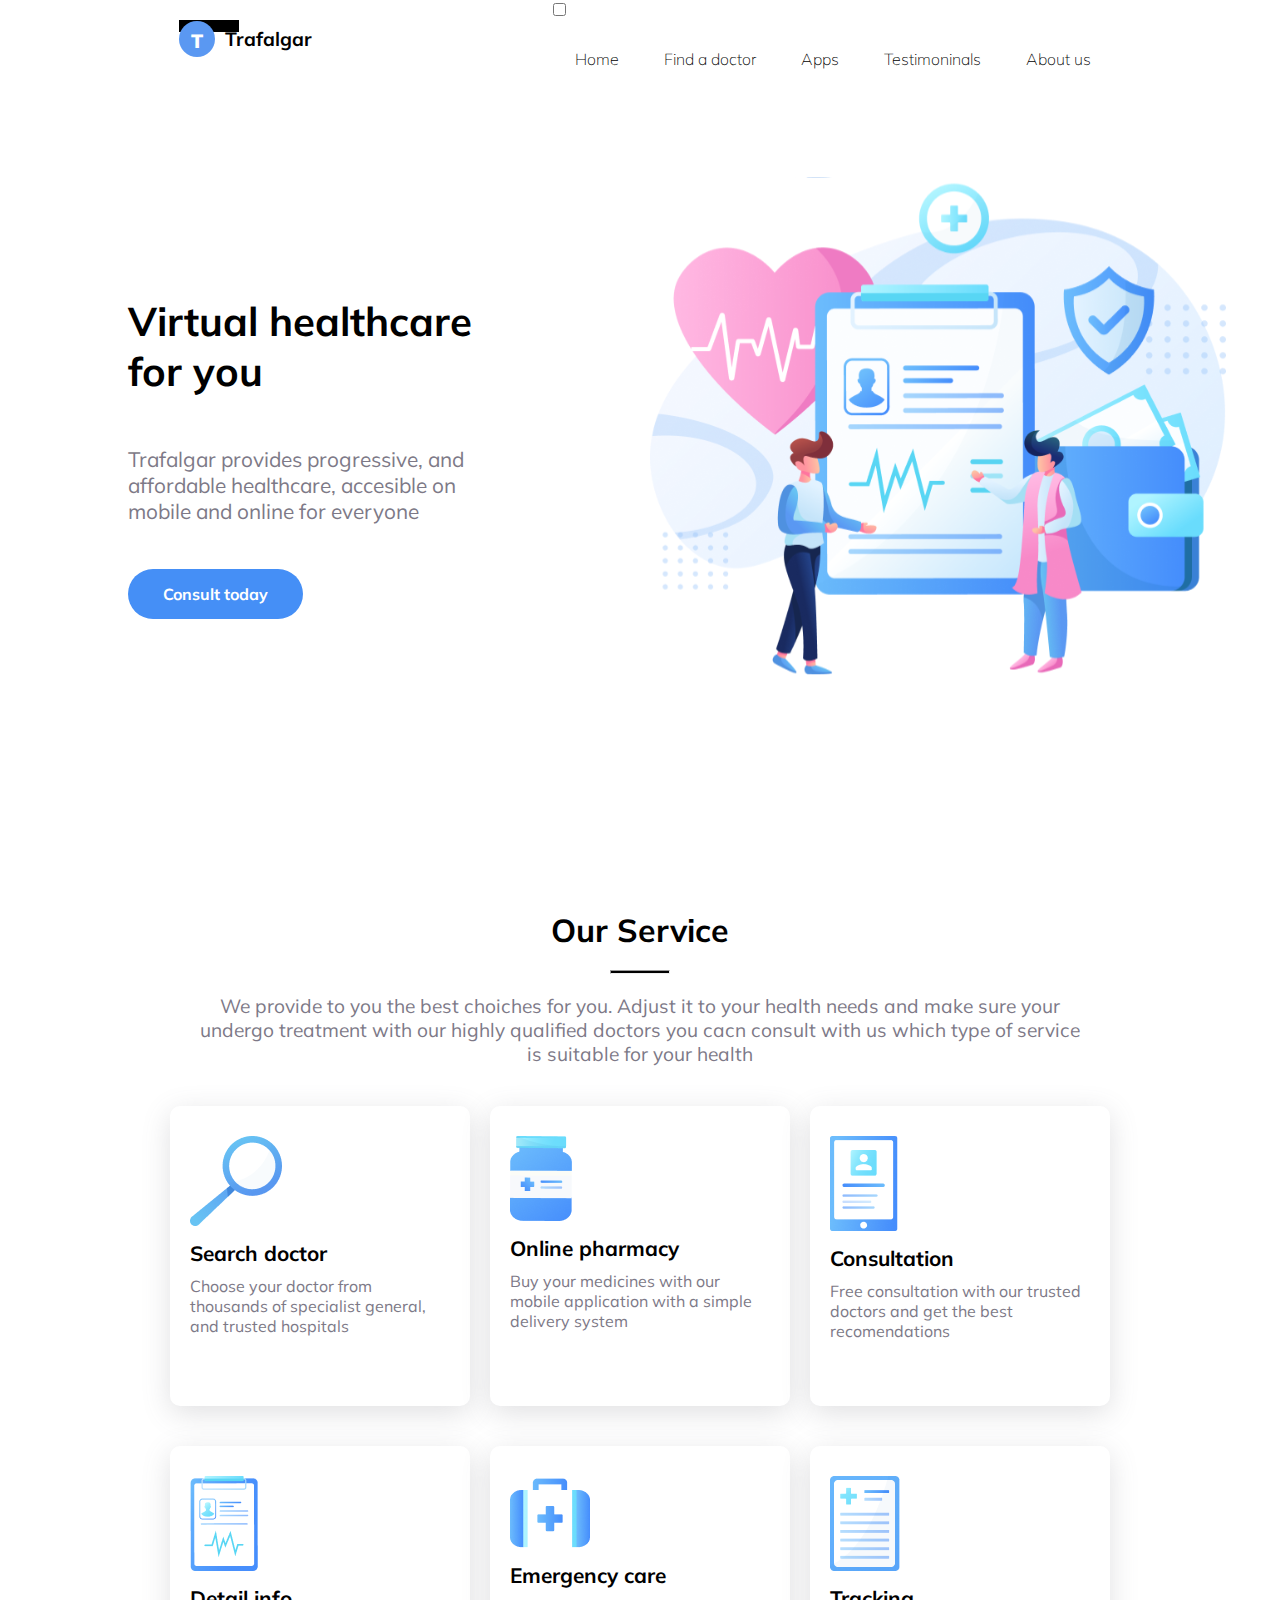
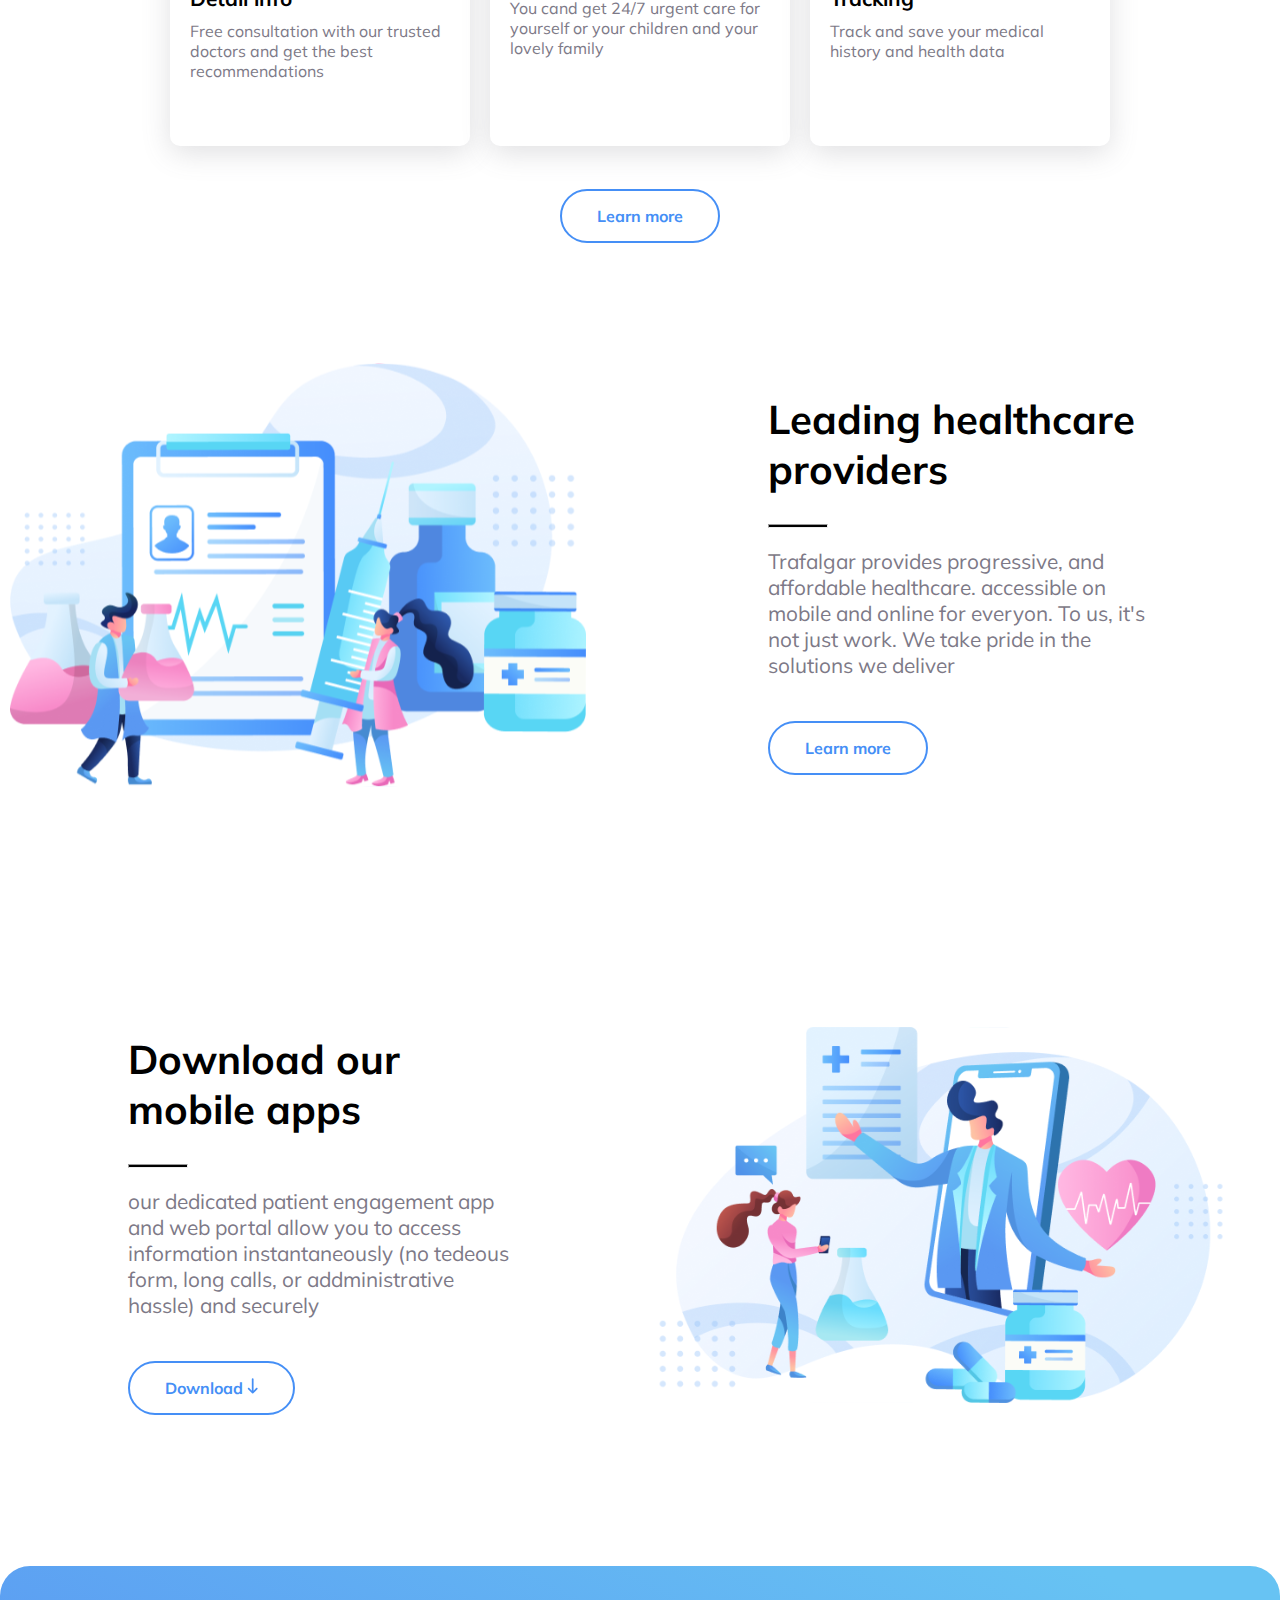
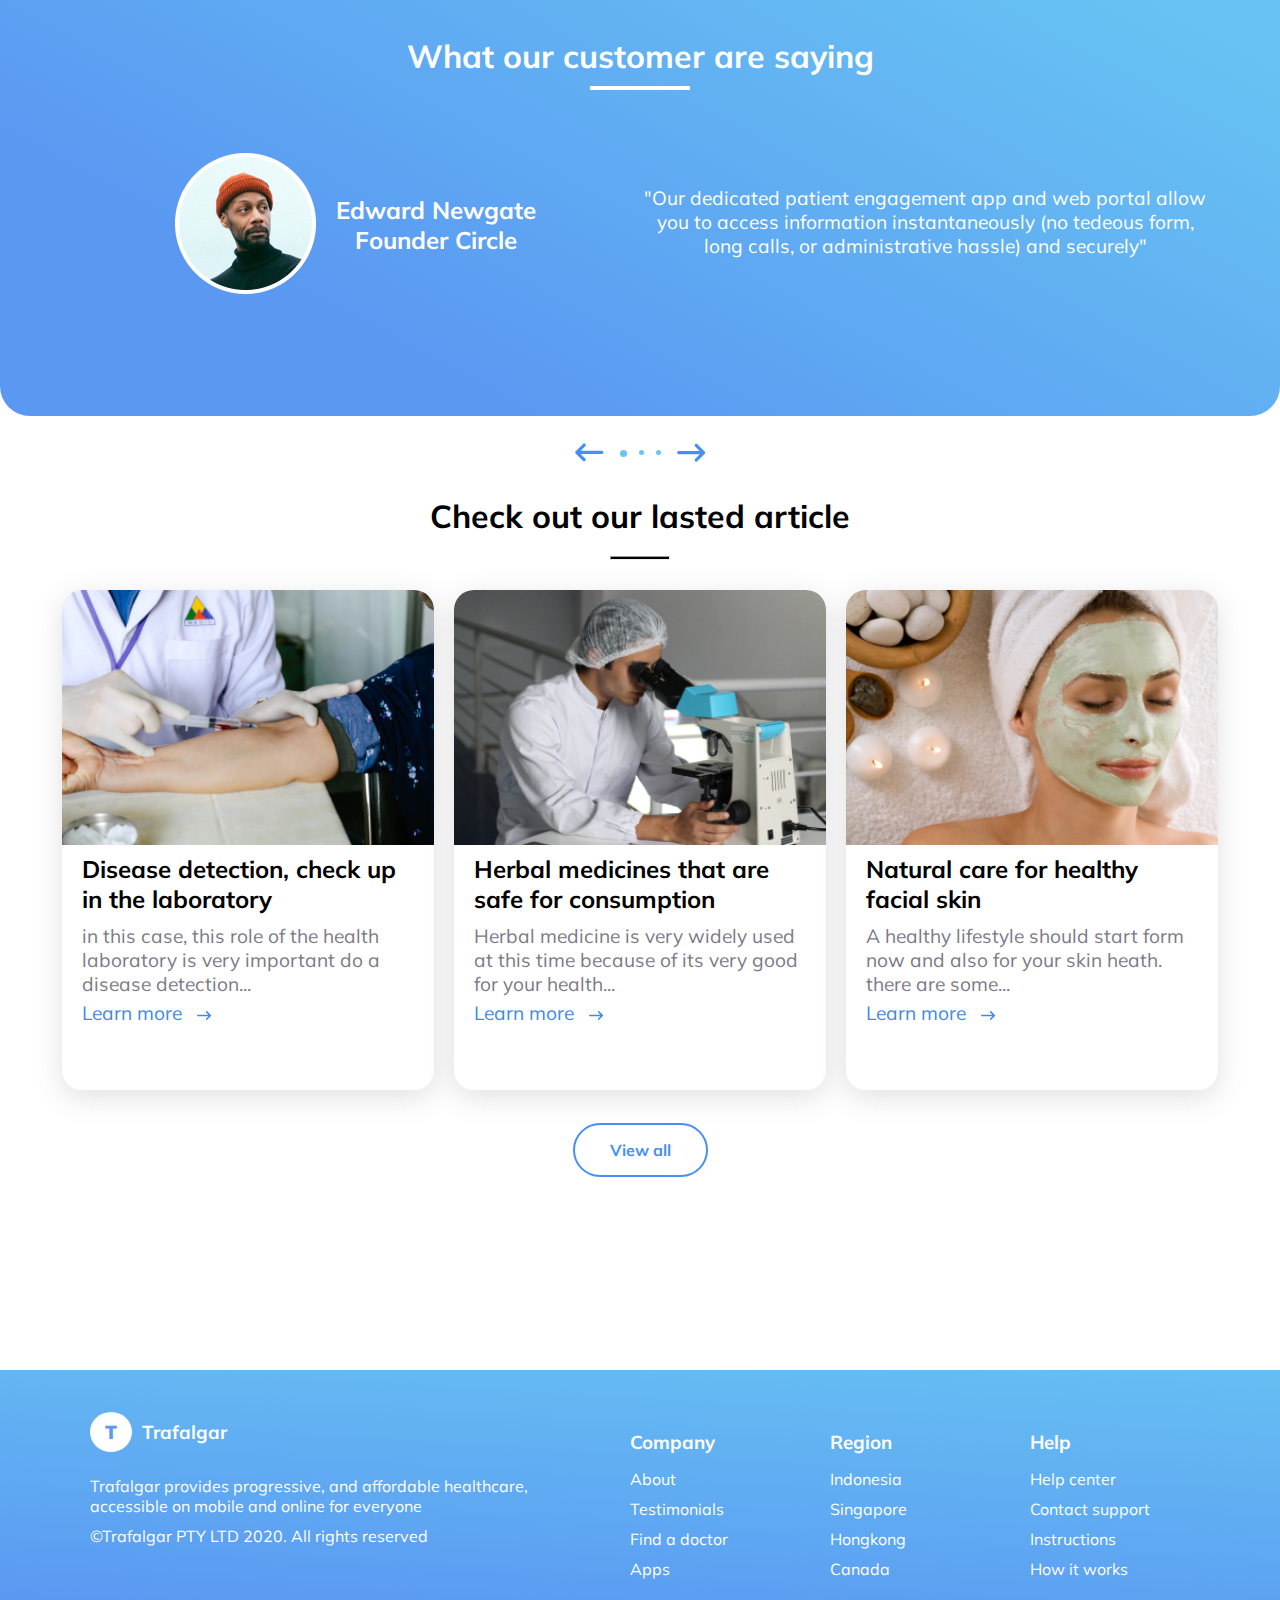
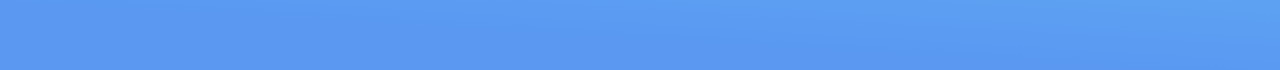
<file: web_contest/index.html>
<!DOCTYPE html>
<html lang="en">
<head>
    <meta charset="UTF-8">
    <meta name="viewport" content="width=device-width, initial-scale=1.0">
    <link rel="stylesheet" href="./Slyte/navbar.css">
    <link rel="stylesheet" href="./Slyte/index.css">
    <title>Trafalgar</title>
</head>
<body>
    <header>
        <nav class="l_nav">
            <input id="c_nav__toggle" type="checkbox">
            <div class="c_logo"><span class="c_logo__img c_logo__color">T</span> Trafalgar</div>
            <ul class="c_links">
                <li class="c_active"> <a href="#">Home</a></li>
                <li><a href="#">Find a doctor</a></li>
                <li><a href="#">Apps</a></li>
                <li><a href="#">Testimoninals</a></li>
                <li><a href="#">About us </a></li>
            </ul>
            <label for="c_nav__toggle" class="c_icon__burger">
                <div class="c_line"></div>
                <div class="c_line"></div>
                <div class="c_line"></div>
            </label>
        </nav>      
    </header>


    <body>
        <div class="l_background__dot2"><img src="./Image/dot2.png"></div>
        <div class="l_background__dot___feedback____left"><img src="./Image/dot_feedback__left.png"></div>
<!-- setion1 -->
        <section class="l_bg1">
            <main class="l_container">
                <div class="c_items__box">
                    <div class="c_box__left">
                       <div>
                            <h2>Virtual healthcare for you </h2>
                            <p>
                                Trafalgar provides progressive, and affordable healthcare,
                                accesible on mobile and online for everyone
                            </p>
                       </div>
                        <div class="c_btn1">
                            <a href="#">Consult today</a>
                        </div>
    
                    </div>
                    <div class="c_box__right c_div__image ">
                        <img  class="c_img__slyte" src="./Image/trafalgar-header illustration 1.svg" alt="">
                    </div>
                    </div>
            </main>
        </section>

<!-- setion2 -->
        <section class="l_bg2">
            <main class=" l_container2">
                </div>
                    <div class="c_section2__textbox">
                        <h2>Our Service </h2>
                        <hr class="c_line c_center">
                        <p class="c_small__font "> 
                            We provide to you the best choiches for you. Adjust it to your health needs and make sure your undergo treatment 
                            with our highly qualified doctors you cacn consult with us which type of service is suitable for your health
                        </p>
                    </div>

                    
                    <div class="c_section__card">
                        <!-- box1 -->
                        <div class="c_box">
                            <img src="./Image/search.png" alt="">
                            <h3>Search doctor</h3>
                            <p>Choose your doctor from thousands of specialist general, and trusted hospitals</p>
                        </div>

                        <!-- box2 -->
                        <div class="c_box">
                            <img src="./Image/pharmecy.png" alt="">
                            <h3>Online pharmacy</h3>
                            <p >Buy your medicines with our mobile application with a simple delivery system</p>
                        </div>
    
                        <!-- box3 -->
                        <div class="c_box">
                            <img src="./Image/consultation.png" alt="">
                            <h3>Consultation</h3>
                            <p >Free consultation with our trusted doctors and get the best recomendations</p>
                        </div>
                        <!-- box4 -->
                        <div class="c_box">
                            <img src="./Image/detail.png" alt="">
                            <h3>Detail info</h3>
                            <p >Free consultation with our trusted doctors and get the best recommendations</p>
                        </div>
    
                        <!-- box5 -->
                        <div class="c_box">
                            <img src="./Image/emergecy.png" alt="">
                            <h3>Emergency care</h3>
                            <p >You cand get 24/7 urgent care for yourself or your children and your lovely family</p>
                        </div>
                        
                        <!-- box6 -->
                        <div class="c_box">
                            <img src="./Image/tracking.png" alt="">
                            <h3>Tracking</h3>
                            <p>Track and save your medical history and health data</p>
                        </div>
                    </div>
                    <div class="l_background__dot"><img src="./Image/dot.png"></div>
                    <div class="c_btn__outline c_center">
                        <a href="#" class="c_btn">Learn more </a>
                    </div>
            </main>
            
        </section>

<!-- setion3 -->
<section class="l_container2">
    <div class="c_items__box">
        <div class="c_box__right c_div__image">
            <img  class="c_img__slyte" src="./Image/trafalgar-illustration sec02 1.svg" alt="">
            
        </div>
        <div class="c_box__left  ">
            <h2>Leading healthcare providers </h2>

            <hr class="c_line">
            <p>
                Trafalgar provides progressive, and affordable healthcare. accessible on mobile and online for everyon.
                            To us, it's not just work. We take pride in the solutions we deliver
            </p>
            <div class="c_btn__outline">
                <a href="#" class="c_btn">Learn more </a>
            </div>
    
        </div>

    </div>
</section>
<!-- setion4 -->
        <section class="l_container2">
            <div class="c_items__box">
                <div class="c_box__left">
 
                    <h2>Download our mobile apps </h2>

                    <hr class="c_line">
                    <p>
                        our dedicated patient engagement app and web portal allow you to access information instantaneously (no tedeous form, long calls, or addministrative hassle) and securely
                    </p>

                    <div class="c_btn__outline">
                        <a href="#" class="c_btn">Download <img src="./Image/Vector.svg" alt=""></a>
                    </div>

                </div>
                <div class="c_box__right c_div__image ">
                    <img  class="c_img__slyte" src="./Image/trafalgar-illustration sec03 1.svg" alt="">
                </div>
                </div>
            </section>          
        

            

<!-- setion5 -->
 <section class="l_container__slide">
     <!-- slide1  -->

    <div class="c_slide c_center">
        <div class="l_background__dot___feedback"><img src="./Image/dot_feedback.png"></div>
            <h2>What our customer are saying</h2>
            <hr class="c_line__white ">
            <div class="c_slide__item">
                <div class="c_profile">
                    <div>
                        <img src="./Image/profile.png" alt="">
                    </div>
                    <div class="">
                        <h4 >Edward Newgate</h4>
                        <h4>Founder Circle</h4>
                    </div>
                </div>
                <div>
                    <p>"Our dedicated patient engagement app and web portal allow you to access information instantaneously (no tedeous form, long calls, or administrative hassle) and securely"</p>
                </div>
            </div>

    </div>

    <!-- slide2  -->
    <div class="c_slide c_center">
        <div class="l_background__dot___feedback"><img src="./Image/dot_feedback.png"></div>
        <h2>What our customer are saying</h2>
        <hr class="c_line__white c_center">
        <div class="c_slide__item">
            <div class="c_profile">
                <div>
                    <img src="./Image/profile.png" alt="">
                </div>
                <div class="">
                    <h4 >Edward Newgate</h4>
                    <h4>Founder Circle</h4>
                </div>
            </div>
            <div >
                <p>"Our dedicated patient engagement app and web portal allow you to access information instantaneously (no tedeous form, long calls, or administrative hassle) and securely"</p>
            </div>
        </div>
    </div>

    <!-- slide3  -->
    <div class="c_slide c_center">
        <div class="l_background__dot___feedback"><img src="./Image/dot_feedback.png"></div>
        <h2>What our customer are saying</h2>
        <hr class="c_line__white c_center">
        <div class="c_slide__item">
            <div class="c_profile">
                <div>
                    <img src="./Image/profile.png" alt="">
                </div>
                <div class="">
                    <h4 >Edward Newgate</h4>
                    <h4>Founder Circle</h4>
                </div>
            </div>
            <div>
                <p>"Our dedicated patient engagement app and web portal allow you to access information instantaneously (no tedeous form, long calls, or administrative hassle) and securely"</p>
            </div>
        </div>
    </div>
    <div class="c_btn__slider c_center">
        <div>
            <span id="prevBtn"><img src="./Image/arrowleft.png" alt=""></span>
        </div>
            <ul class="c_dot">
                <li class="c_selected"></li>
                <li ></li>
                <li ></li>
            </ul>
        <div>
            <span  id="nextBtn"><img src="./Image/arrowRight.png" alt=""></span>   
        </div>
    </div>
</section>    
    
            
            

<!-- setion6-->
        <section class="l_bg3">
            <main class="l_container2">
                <div class="c_section2__textbox">
                    <h2>Check out our lasted article  </h2>
                    <hr class="c_line c_center">
                </div>
                <div class="l_background__dot___section6"><img src="./Image/dot.png"></div>
                <div class="c_article__item">
                    <div class="c_article__card">
                        <img class="c_artical__img" src="./Image/1.png" alt="">
                        <h3>Disease detection, check up in the laboratory</h3>
                        <p>in this case, this role of the health laboratory is very important do a disease detection...</p>
                        <a href="#">
                            Learn more
                            <img  class="c_small__arrow"src="./Image/smallArrow.svg" alt="">
                        </a>
                    </div>
    
                    <div class="c_article__card">
                        <img class="c_artical__img" src="./Image/2.png" alt="">
                        <h3>Herbal medicines that are safe for consumption</h3>
                        <p>Herbal medicine is very widely used at this time because of its very good for your health...</p>
                        <a href="#">
                            Learn more
                            <img class="c_small__arrow" src="./Image/smallArrow.svg" alt="">
                        </a>
                    </div>
    
                    <div class="c_article__card">
                        <img class="c_artical__img" src="./Image/3.png" alt="">
                        <h3>Natural care for healthy facial skin</h3>
                        <p>A healthy lifestyle should start form now and also for your skin heath. there are some...</p>
                        <a href="#">
                            Learn more
                            <img class="c_small__arrow"src="./Image/smallArrow.svg" alt="">
                        </a>
                    </div>
                </div>
                <div class="c_btn__outline c_center">
                    <a href="#" >View all</a>
                </div>
            </main>
        </section>
  
<!-- Site footer -->
 <footer >
    <div class="l_footer__dot1"><img src="./Image/dot_upper__footer.png"></div>
     <div class="c_footer__box___logo">
            
            <h3><span class="c_logo__img">T</span>Trafalgar</h3> 
         
         <p>Trafalgar provides progressive, and affordable healthcare, accessible on mobile and online for everyone</p>
         <p>©Trafalgar PTY LTD 2020. All rights reserved</p>
    </div>
     <div class="c_footer__box">
        <ul>
            <h3>Company</h3>
            <li><a href="#About">About</a></li>
            <li><a href="#Testimonials">Testimonials</a></li>
            <li><a href="#Find_a_doctor">Find a doctor</a></li>
            <li><a href="#Apps">Apps</a></li>
         </ul>
    </div>
    <div class="c_footer__box">
        <ul>
            <h3>Region</h3>
            <li><a href="#Indonesia">Indonesia</a></li>
            <li><a href="#Singapore">Singapore</a></li>
            <li><a href="#Hongkong">Hongkong</a></li>
            <li><a href="#Canada">Canada</a></li>
            </ul>
             
    </div>
    <div class="c_footer__box">
        <ul>
            <h3>Help</h3>
            <li><a href="#Help_center">Help center</a></li>
            <li><a href="#Contact_support">Contact support</a></li>
            <li><a href="#Instructions">Instructions</a></li>
            <li><a href="#How_it_works">How it works</a></li>
        </ul>
        
    </div>
    <div class="l_footer__dot2"><img src="./Image/dot_lower__footer.png"></div>

</footer>

<script src="./script/sider.js"></script>
</body>
</html>
</file>
<file: web_contest/Slyte/navbar.css>
@import url("https://fonts.googleapis.com/css2?family=Mulish:ital,wght@0,200;0,300;0,400;0,500;0,600;0,700;1,200;1,300;1,400;1,500;1,600&display=swap");
* {
  margin: 0;
  padding: 0;
  font-family: "Mulish", sans-serif;
}
.l_nav {
  position: fixed;
  z-index: 9;
  left: 0;
  right: 0;
  top: 0;
  padding: 0 13% 0 14%;
  height: 78px;
  background-color: white;
}

.c_sticky {
  box-shadow: rgba(100, 100, 111, 0.2) 0px 7px 29px 0px;
}
.l_nav .c_logo {
  float: left;
  width: 40%;
  height: 100%;
  display: flex;

  align-items: center;
  font-size: 1.2em;
  font-weight: bold;
  color: black;
}
.l_nav .c_links {
  float: right;
  padding: 0;
  margin: 0;
  width: 60%;
  height: 100%;
  display: flex;
  justify-content: space-around;
  align-items: center;
}
.l_nav .c_links li {
  list-style: none;
}
.l_nav .c_links a {
  display: block;
  font-size: 16px;
  font-weight: lighter;

  color: black;
  text-decoration: none;
}
.l_nav .c_links a:hover {
  font-weight: bolder;
}

#c_nav-toggle {
  position: absolute;
  top: -100px;
}
.l_nav .c_icon-burger {
  display: none;
  position: absolute;
  right: 5%;
  top: 50%;
  transform: translateY(-50%);
}
.l_nav .c_icon-burger .c_line {
  width: 30px;
  height: 2px;
  background-color: blue;
  margin: 5px;
  border-radius: 3px;
  transition: all 0.3s ease-in-out;
}
@media screen and (max-width: 1255px) {
  .l_nav {
    padding: 0% 5%;
  }
  .l_nav.c_logo {
    float: none;
    width: auto;
    transition: all 0.5s ease-in-out;
    /* justify-content: left; */
  }

  .l_nav .c_links {
    float: none;
    position: fixed;
    z-index: 9;
    left: 100%;
    right: 0px;
    top: 78px;
    bottom: 0;
    width: auto;
    height: auto;
    flex-direction: column;
    background-color: white;
    overflow: hidden;
    box-sizing: border-box;
    transition: all 0.5s ease-in-out;
    display: block;
  }
  .l_nav .c_links a {
    padding: 10px 50px;
    border-bottom: 1px #444 solid;
    font-size: 20px;
  }
  .l_nav :checked ~ .c_links {
    left: 0;
  }

  .l_nav .c_icon-burger {
    display: block;
  }
  .l_nav :checked ~ .c_icon-burger .c_line:nth-child(1) {
    transform: translateY(7px) rotate(225deg);
  }
  .l_nav :checked ~ .c_icon-burger .c_line:nth-child(3) {
    transform: translateY(-7px) rotate(-225deg);
  }
  .l_nav :checked ~ .c_icon-burger .c_line:nth-child(2) {
    opacity: 0;
  }
}
</file>
<file: web_contest/Slyte/index.css>
@import url("https://fonts.googleapis.com/css2?family=Mulish:ital,wght@0,200;0,300;0,400;0,500;0,600;0,700;1,200;1,300;1,400;1,500;1,600&display=swap");

* {
  margin: 0;
  padding: 0;
  font-family: "Mulish", sans-serif;
  box-sizing: border-box;
}
/* background */

.l_bg2 {
  background-image: url(../Image/bubble.svg);
  background-repeat: no-repeat;
}
.l_bg3 {
  background-image: url(../Image/bubbleLeft.svg);
  background-repeat: no-repeat;
  background-position: right;
  padding-bottom: 170px;
}
.l_bg1 {
  background-image: url(../Image/dot.png);
  background-repeat: no-repeat;
  background-position-y: 30%;
}
.l_background__dot {
  z-index: -1;
  background-repeat: no-repeat;
  height: 100px;
  position: absolute;
  margin-left: 83%;
  top: 50%;
}
.l_background__dot___section6 {
  z-index: -1;
  background-repeat: no-repeat;
  height: 100px;
  position: absolute;
  margin-left: 1%;
  top: 7%;
}
.l_background__dot2 {
  z-index: -1;
  background-repeat: no-repeat;
  height: 100px;
  position: absolute;
  top: 230%;
  right: 0%;
}
.l_footer__dot1 {
  position: absolute;
  top: -27%;
  right: 0%;
}
.l_footer__dot2 {
  position: absolute;
  z-index: 1;
  bottom: 0;
  left: 0%;
  opacity: 0.6;
}
.l_background__dot___feedback {
  z-index: -1;
  background-repeat: no-repeat;
  height: 100px;
  position: absolute;
  margin-left: 93%;
  top: 4%;
  opacity: 0.6;
}
.l_background__dot___feedback____left {
  z-index: -1;
  background-repeat: no-repeat;
  height: 100px;
  position: absolute;
  margin-left: 25vh;
  top: 370vh;
}
/* logo */
.c_logo__img {
  width: 36px;
  height: 36px;
  font-weight: bolder;
  padding: 8px 15px;
  color: #5a98f2;
  background-color: white;
  border-radius: 50%;
  margin: 0 10px 0 0;
}
.c_logo__color {
  background-color: #5a98f2;
  color: white;
  text-align: center;
  padding: 8px;
}

/* static style */
.c_center {
  text-align: center;
  margin: 20px auto;
}
.c_line {
  height: 4px;
  width: 60px;
  background-color: black;
}

/* layout of section */
.l_container {
  max-width: 1300px;
  margin: auto auto;
  height: 100vh;
}
.l_container2 {
  position: relative;
  max-width: 1300px;
  margin: auto auto;
  height: auto;
}

/* left and right box */
.c_items__box {
  width: 100%;
  height: 100%;
  display: flex;
  margin: 0 auto;
  flex-wrap: wrap;
  justify-content: center;
}
.c_items__box div {
  margin-top: 20px;
  width: 100%;
  display: inline-block;
  flex: 1 1 50%;
}
.c_items__box div h2 {
  font-size: 2.5em;
  margin-bottom: 30px;
  display: inline-block;
}
.c_items__box div p {
  font-size: 1.3em;
  padding: 20px 0px;
  color: #7d7987;
}

.c_items__box .c_box__left {
  width: auto;
  padding: 10%;
  margin: auto auto;
  height: auto;
}
.c_items__box .c_box__right img {
  width: 90%;
  height: 90%;
  margin: 10px;
}

/* btn  */
.c_btn1 {
  padding: 20px 0px;
}
.c_btn1 a {
  background-color: #458ff6;
  border-width: 2px;
  padding: 15px 35px;
  border-radius: 40px;
  font-weight: bold;
  color: white;
  text-decoration: none;
}
.c_btn__outline {
  padding: 20px 0px;
}
.c_btn__outline a {
  border: 1.4px solid #458ff6;
  border-width: 2px;
  padding: 15px 35px;
  border-radius: 40px;
  font-weight: bold;
  color: #458ff6;
  text-decoration: none;
}
.c_btn__outline a:hover {
  box-shadow: rgba(0, 0, 0, 0.24) 0px 3px 8px;
}
.c_btn__outline___footer {
  padding: 70px 0px;
}
.c_btn__outline___footer a {
  border: 1.4px solid #458ff6;
  border-width: 2px;
  padding: 15px 65px;
  border-radius: 40px;
  font-weight: bold;
  color: #458ff6;
  text-decoration: none;
}
.c_btn__outline___footer a:hover {
  box-shadow: rgba(0, 0, 0, 0.24) 0px 3px 8px;
}

/* section2 */

.c_section2__textbox {
  width: 70%;
  margin: auto auto;
  text-align: center;
}
.c_section2__textbox h2 {
  font-size: 2em;
  margin: 10px 0 10px 0;
}
.c_section2__textbox p {
  font-size: 1.2em;
  color: #7d7987;
}

.c_section__card {
  display: flex;
  flex-wrap: wrap;
  margin: 20px;
  justify-content: center;
}

.c_box {
  background-color: white;
  width: 300px;
  height: 300px;
  /* background-color: #f1f1f1; */
  margin: 20px 10px;
  padding: 30px 20px;
  border-radius: 10px;
  box-shadow: rgba(100, 100, 111, 0.2) 0px 7px 29px 0px;
}
.c_box:hover {
  box-shadow: rgba(0, 0, 0, 0.16) 0px 10px 36px 0px,
    rgba(0, 0, 0, 0.06) 0px 0px 0px 1px;
}
.c_box h3 {
  margin: 10px 0 10px 0;
  font-size: 1.3em;
}
.c_box p {
  color: #7d7987;
}

/* section5 slider  */
.l_container__slide {
  max-width: 1300px;
  height: 60vh;
  margin: auto auto;
  position: relative;
  overflow: hidden;
}

.c_slide {
  width: 100%;
  height: 50vh;
  background: linear-gradient(208.18deg, #67c3f3 9.05%, #5a98f2 76.74%);
  border-radius: 30px;
  position: absolute;
  transition: all 0.25s ease-in-out;
  color: white;
}
.c_slide h2 {
  padding: 70px 0px 10px 0;
  font-size: 2em;
}
.c_slide__item {
  width: 100%;
  height: 30vh;
  padding: 10px 70px;
  display: flex;
}
.c_line__white {
  width: 100px;
  height: 4px;
  border: none;
  margin: auto auto;
  background-color: white;
}
.c_slide__item div {
  width: 100%;
  height: 100%;
}
.c_slide__item p {
  padding-top: 15%;
  font-size: 1.2em;
}
.c_profile {
  display: flex;

  justify-content: center;
}
.c_profile div {
  width: auto;
  height: auto;
  margin: auto 10px;
}
.c_profile div h4 {
  font-size: 1.5em;
}
.c_btn__slider {
  position: absolute;
  display: flex;
  left: 0;
  bottom: 0%;
  width: 100%;
  justify-content: center;
}
.c_btn__slider div span {
  cursor: pointer;
  margin: 0 10px;
}

.c_dot {
  display: flex;
  list-style: none;
}
.c_dot li {
  height: 5px;
  width: 5px;
  margin: 7px 6px;
  background-color: #67c3fb;
  border-radius: 50%;
  cursor: pointer;
}
.c_dot li.c_selected {
  height: 7px;
  width: 7px;
  margin: 7px 6px;
  background-color: #67c3fb;
  border-radius: 50%;
  cursor: pointer;
}

/*section6 or slider part */

.c_article__item {
  display: flex;
  flex-wrap: wrap;
  margin: 20px;
  justify-content: center;
}
.c_article__card {
  margin: 10px;
  width: 30%;
  height: 500px;
  border-radius: 20px;
  background-color: white;
  box-shadow: rgba(100, 100, 111, 0.2) 0px 7px 29px 0px;
}
.c_article__card:hover {
  box-shadow: rgba(0, 0, 0, 0.16) 0px 10px 36px 0px,
    rgba(0, 0, 0, 0.06) 0px 0px 0px 1px;
}
.c_artical__img {
  border-radius: 20px 20px 0 0;
  width: 100%;
}
.c_article__card h3 {
  padding: 5px 20px;
  font-size: 1.5em;
}
.c_article__card p {
  padding: 5px 20px;
  font-size: 1.2em;
  color: #7d7987;
}
.c_article__card a {
  padding: 5px 20px;
  font-size: 1.2em;
  text-decoration: none;
  color: #4089ed;
}

.c_small__arrow {
  margin: 0 10px;
}
/* footer */
footer {
  display: flex;
  align-items: center;
  justify-content: center;
  width: 100%;
  height: 300px;
  position: relative;
  background: linear-gradient(183.41deg, #67c3f3 -8.57%, #5a98f2 82.96%);
}
.c_footer__box___logo {
  width: 500px;
  height: 80%;
  margin: 20px;

  color: white;
  /* background-color: white; */
}
.c_footer__box {
  width: 200px;
  height: 80%;
  margin: 20px 0px;
  /* box-shadow: rgba(100, 100, 111, 0.2) 0px 7px 29px 0px; */
}
.c_footer__box ul {
  list-style: none;
  color: white;
  padding: 20px;
}
.c_footer__box ul h3 {
  margin: 10px 0;
  list-style: none;
}
.c_footer__box ul li {
  padding: 5px 0px;
}
.c_footer__box ul li a {
  text-decoration: none;
  color: white;
  padding: 30px 0px;
}
.c_footer__box ul li a:hover {
  color: blue;
}
.c_footer__box___logo h3 {
  font-weight: bold;
  margin: 20px 0px;
  height: 36px;
}

.c_footer__box___logo p {
  margin: 10px 0;
}

/* responsive part  */
@media (max-width: 100em) {
  .l_background__dot___feedback____left,
  .l_background__dot___feedback,
  .l_footer__dot2,
  .l_footer__dot1,
  .l_background__dot___section6,
  .l_background__dot,
  .l_background__dot2,
  .l_background__dot,
  .l_background__dot2 {
    display: none;
  }

  .l_bg1,
  .l_bg2,
  .l_bg3 {
    background-image: none;
  }
}

@media (max-width: 63.125em) {
  .l_container {
    margin-top: 10%;
    height: auto;
  }
  .l_container2 {
    height: auto;
  }
}
@media (max-width: 53.75em) {
  .l_container__slide {
    height: 70vh;
  }
  .c_slide {
    height: 60vh;
  }
  .c_slide__item,
  .c_profile {
    display: block;
  }
  .c_slide__item div {
    width: auto;
    height: auto;
  }
  .c_slide__item p {
    font-size: 1em;
    padding-top: 5%;
  }
  .c_profile div h4 {
    font-size: 1.2em;
  }

  /* responsive footer  */

  footer {
    display: flex;
    flex-direction: column;
    height: auto;
    align-items: left;
  }
  .c_footer__box___logo {
    width: 90%;
    margin: 0px;
    order: 2;
  }
  .c_footer__box {
    width: 95%;
    height: auto;
    margin: 0px;
    order: 1;
    /* box-shadow: rgba(100, 100, 111, 0.2) 0px 7px 29px 0px; */
  }
}
@media (max-width: 40em) {
  /* responsive section6 or artical card  */
  .c_article__card {
    width: 100%;
    height: 34.37em;
  }
}
@media (max-width: 31.25em) {
  /* responsive section6 or artical card  */
  .c_article__card {
    width: 100%;
    height: 34.37em;
  }
  /* respomsive slider section */
  .l_container__slide {
    height: 80vh;
  }
  .c_slide {
    height: 70vh;
  }
}

@media (max-width: 20.8em) {
  /* respomsive slider section */
  .l_container__slide {
    height: 90vh;
  }
  .c_slide {
    height: 80vh;
  }
}
</file>
